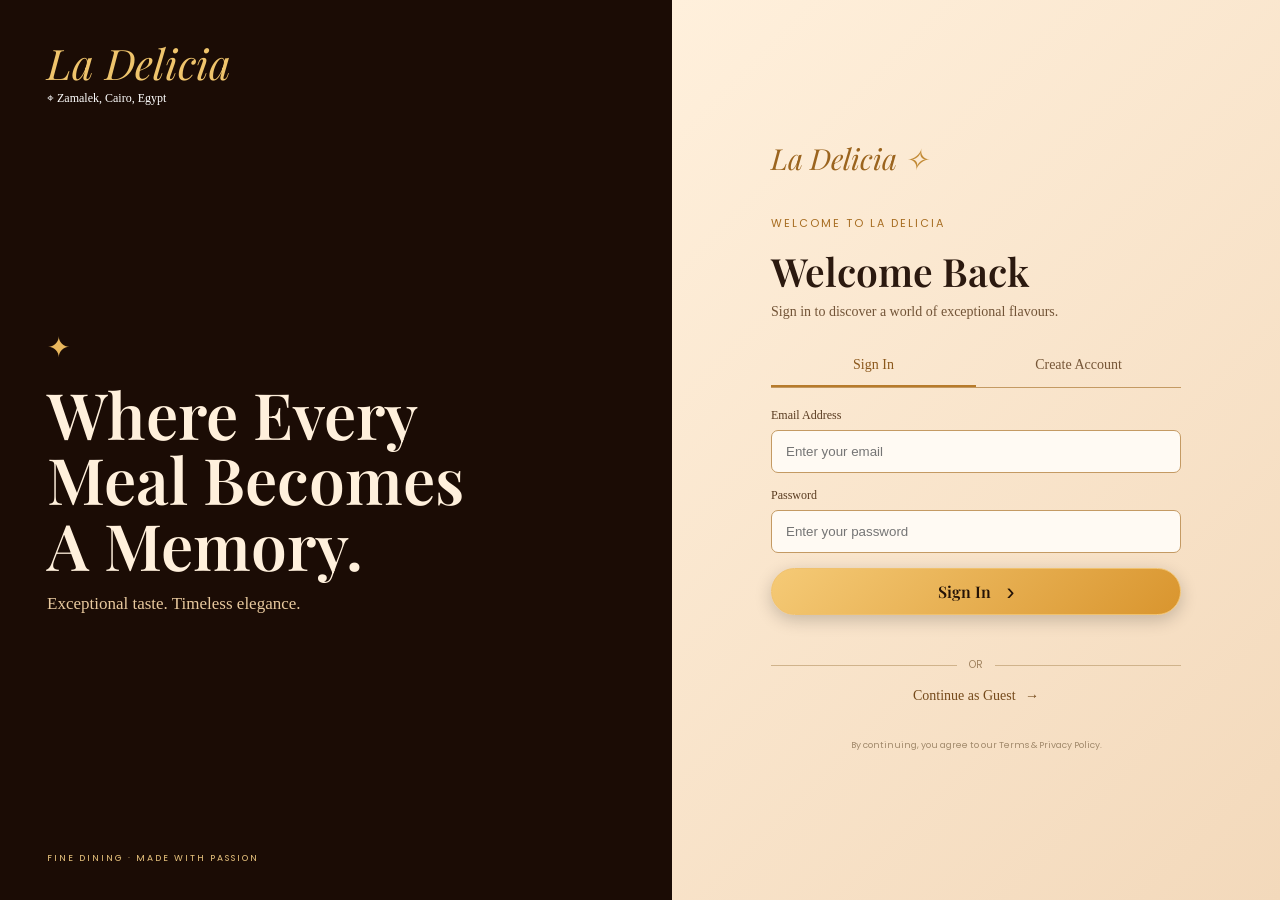
<file: index.html>
<!DOCTYPE html>
<html lang="en">

<head>
  <meta charset="UTF-8">
  <meta name="viewport" content="width=device-width, initial-scale=1.0">
  <title>Welcome | La Delicia</title>
  <link rel="preconnect" href="https://fonts.googleapis.com">
  <link rel="preconnect" href="https://fonts.gstatic.com" crossorigin>
  <link
    href="https://fonts.googleapis.com/css2?family=Playfair+Display:wght@400;500;600;700&family=Poppins:wght@300;400;500;600&display=swap"
    rel="stylesheet">
  <link rel="stylesheet" href="style.css">
</head>

<body class="login-page">
  <!-- Login Page Layout -->
  <div class="login-shell">
    <!-- Login Visual Panel -->
    <div class="login-visual">
      <div class="login-logo">La Delicia</div>
      <p class="login-location">⌖ Zamalek, Cairo, Egypt</p>
      <div class="login-quote"><span>✦</span>
        <h1>Where Every<br>Meal Becomes<br>A Memory.</h1>
        <p>Exceptional taste. Timeless elegance.</p>
      </div>
      <small class="login-bottom">FINE DINING · MADE WITH PASSION</small>
    </div>
    <!-- Login Form Panel -->
    <div class="login-panel">
      <div class="login-panel-inner">
        <div class="login-mini-logo">La Delicia <span>✧</span></div>
        <p class="eyebrow">WELCOME TO LA DELICIA</p>
        <h2 id="authTitle">Welcome Back</h2>
        <p class="login-desc" id="authDesc">Sign in to discover a world of exceptional flavours.</p>
        <div class="auth-tabs"><button class="active" data-auth="login">Sign In</button><button
            data-auth="signup">Create Account</button></div>
        <!-- Sign In and Sign Up Form -->
        <form id="authForm">
          <label class="auth-name hidden-field">Full Name<input name="name" placeholder="Enter your name"></label>
          <label>Email Address<input type="email" name="email" placeholder="Enter your email" required></label>
          <label>Password<input type="password" name="password" placeholder="Enter your password" minlength="4"
              required></label>
          <button class="gold-button full-button" type="submit"><span id="authButtonText">Sign
              In</span><b>›</b></button>
        </form>
        <p class="auth-feedback" id="authFeedback" aria-live="polite"></p>
        <div class="login-divider"><span>OR</span></div>
        <a href="home.html" class="guest-link">Continue as Guest <span>→</span></a>
        <p class="login-terms">By continuing, you agree to our Terms & Privacy Policy.</p>
      </div>
    </div>
  </div>
  <script src="script.js"></script>
</body>

</html>
</file>
<file: style.css>
/* GLOBAL RESET AND THEME VARIABLES */
* {
  box-sizing: border-box
}

:root {
  --dark: #211108;
  --brown: #321b0e;
  --gold: #d9a441;
  --cream: #fff0dc;
  --paper: #f8e5cc;
  --ink: #2b190f
}

/* BASE PAGE STYLES */
html {
  scroll-behavior: smooth;
  scroll-padding-top: 85px
}

body {
  margin: 0;
  background: var(--dark);
  color: #fff0dc;
  font-family: Poppins, sans-serif
}

a {
  transition: .25s
}

button {
  font-family: inherit
}

/* HEADER AND NAVIGATION */
.site-header {
  position: sticky;
  top: 0;
  z-index: 30;
  background: rgba(27, 12, 5, .97);
  border-bottom: 1px solid #d9a44155;
  backdrop-filter: blur(12px);
  box-shadow: 0 5px 22px #0003
}

.nav-wrap {
  max-width: 1280px;
  margin: auto;
  padding: 13px 28px;
  display: flex;
  align-items: center;
  justify-content: space-between;
  gap: 25px
}

.brand {
  text-decoration: none;
  color: #efc46c;
  display: flex;
  flex-direction: column;
  line-height: 1
}

.brand-name,
.footer-brand {
  font: italic 32px 'Playfair Display', serif;
  letter-spacing: -1px
}

.brand small {
  font: 11px Georgia, serif;
  color: #fff;
  margin-top: 5px
}

.nav-links {
  display: flex;
  align-items: center;
  gap: 22px
}

.nav-links>a {
  font: 14px Georgia, serif;
  color: #fff;
  text-decoration: none;
  position: relative
}

.nav-links>a:hover,
.nav-links>a.active {
  color: #edbd62
}

.nav-links>a:not(.profile-link):after {
  content: "";
  position: absolute;
  left: 0;
  bottom: -8px;
  height: 2px;
  width: 0;
  background: var(--gold);
  transition: .25s
}

.nav-links>a:hover:after,
.nav-links>a.active:after {
  width: 100%
}

.profile-link {
  border: 1px solid var(--gold);
  border-radius: 8px;
  padding: 9px 13px;
  color: #f2c66d !important
}

.cart-link span {
  display: inline-grid;
  place-items: center;
  background: #d9a441;
  color: #211108;
  width: 18px;
  height: 18px;
  border-radius: 50%;
  font: 11px Poppins, sans-serif;
  margin-left: 3px
}

.mobile-toggle {
  display: none;
  background: none;
  border: 1px solid #d9a441;
  color: #efc46c;
  border-radius: 6px;
  padding: 7px 10px;
  font-size: 20px
}

/* HOME PAGE HERO */
.hero {
  min-height: 590px;
  position: relative;
  display: flex;
  align-items: center;
  background: url('https://images.unsplash.com/photo-1559339352-11d035aa65de?auto=format&fit=crop&w=2200&q=90') center 52%/cover
}

.hero-shade {
  position: absolute;
  inset: 0;
  background: linear-gradient(90deg, #1a0b04f2 0%, #1a0b04c9 35%, #1a0b0430 78%), linear-gradient(0deg, #1b0c0470, transparent 45%)
}

.hero-inner {
  position: relative;
  max-width: 1200px;
  width: 100%;
  margin: auto;
  padding: 75px 30px
}

.eyebrow {
  font-size: 11px;
  letter-spacing: 2px;
  color: #e8b75e;
  margin: 0 0 13px;
  text-transform: uppercase
}

.hero .eyebrow {
  font: italic 17px Georgia, serif;
  letter-spacing: .5px
}

.hero h1,
.page-banner h1 {
  font: 600 clamp(44px, 6vw, 68px)/.99 'Playfair Display', serif;
  margin: 0;
  color: #fff1e3;
  text-shadow: 0 2px 15px #160902
}

.hero-inner>p:not(.eyebrow) {
  max-width: 390px;
  font: 16px/1.5 Georgia, serif;
  color: #f7e9d8;
  margin: 8px 0 22px
}

.gold-rule {
  width: 245px;
  color: #e8b75e;
  display: flex;
  align-items: center;
  gap: 10px;
  margin: 15px 0
}

.gold-rule:before,
.gold-rule:after {
  content: "";
  height: 1px;
  background: #d9a441;
  flex: 1
}

.gold-button {
  display: inline-flex;
  justify-content: center;
  align-items: center;
  gap: 16px;
  border: 1px solid #f0c16d;
  border-radius: 30px;
  padding: 12px 23px;
  background: linear-gradient(135deg, #f5ca76, #d9952e);
  color: #241307;
  text-decoration: none;
  font: 600 16px 'Playfair Display', serif;
  cursor: pointer;
  box-shadow: 0 5px 17px #0003;
  transition: transform .25s, filter .25s, box-shadow .25s
}

.gold-button:hover {
  transform: translateY(-3px);
  filter: brightness(1.08);
  box-shadow: 0 10px 24px #0004
}

.gold-button b {
  font: 24px Arial;
  line-height: 15px
}

.hero-seal {
  position: absolute;
  right: 8%;
  top: 55px;
  width: 105px;
  height: 105px;
  border: 1px solid var(--gold);
  outline: 1px dashed var(--gold);
  outline-offset: 5px;
  border-radius: 50%;
  display: flex;
  align-items: center;
  justify-content: center;
  flex-direction: column;
  color: #f3c66c;
  background: #21110899
}

.hero-seal b {
  font: 14px 'Playfair Display', serif
}

.hero-seal small {
  font-size: 10px;
  letter-spacing: 2px
}

/* HOME PAGE FEATURE STRIP */
.quick-features {
  position: relative;
  z-index: 2;
  max-width: 1160px;
  margin: -35px auto 0;
  padding: 17px 10px;
  background: linear-gradient(120deg, #211108, #482713);
  border: 1px solid var(--gold);
  border-radius: 18px;
  display: grid;
  grid-template-columns: repeat(4, 1fr);
  box-shadow: 0 10px 30px #0005
}

.quick-features div {
  display: flex;
  align-items: center;
  flex-direction: column;
  text-align: center
}

.quick-features div+div {
  border-left: 1px solid #bd914c66
}

.quick-features span {
  font-size: 24px;
  color: #edbd62
}

.quick-features b {
  font: 15px 'Playfair Display', serif
}

.quick-features small {
  font: 11px Georgia, serif;
  color: #d8c0a4
}

/* HOME PAGE CONTENT SECTIONS */
.cream-section {
  background: linear-gradient(130deg, #fff1df, #f4d8b9);
  color: var(--ink)
}

.home-feature {
  display: grid;
  grid-template-columns: 1.1fr .8fr;
  gap: 35px;
  align-items: center;
  padding: 75px max(calc((100% - 1160px)/2), 30px) 60px
}

.feature-image {
  height: 340px;
  border-radius: 22px;
  overflow: hidden;
  border: 1px solid #bd914c;
  box-shadow: 0 12px 25px #4b2a1722
}

.feature-image img {
  width: 100%;
  height: 100%;
  object-fit: cover;
  transition: transform .7s
}

.feature-image:hover img {
  transform: scale(1.05)
}

.feature-copy h2,
.about-story h2,
.contact-info h2 {
  font: 600 clamp(37px, 4.4vw, 54px)/1.02 'Playfair Display', serif;
  margin: 0
}

.eyebrow.dark {
  color: #a56b20
}

.feature-copy>p:not(.eyebrow) {
  font: 15px/1.55 Georgia, serif;
  max-width: 390px;
  color: #533a25
}

/* SECTION TITLES AND DECORATIVE DETAILS */
.section-title {
  display: flex;
  align-items: center;
  justify-content: center;
  gap: 22px
}

.section-title span {
  height: 1px;
  max-width: 240px;
  flex: 1;
  background: #b98b4c
}

.section-title h2 {
  font: 600 clamp(28px, 3.5vw, 42px) 'Playfair Display', serif;
  margin: 0;
  white-space: nowrap
}

.ornament {
  text-align: center;
  color: #b98b4c;
  margin: 5px 0 25px
}

.home-menu {
  padding: 10px 30px 65px;
  text-align: center
}

/* POPULAR DISH CARDS */
.dish-grid {
  max-width: 1160px;
  margin: 0 auto 27px;
  display: grid;
  grid-template-columns: repeat(4, 1fr);
  gap: 18px;
  text-align: left
}

.dish-card {
  background: #321b0e;
  color: #fff0dc;
  border: 1px solid #c18d42;
  border-radius: 15px;
  overflow: hidden;
  box-shadow: 0 7px 18px #4527152a;
  transition: .3s
}

.dish-card:hover {
  transform: translateY(-7px);
  box-shadow: 0 14px 25px #45271545
}

.dish-card img {
  width: 100%;
  height: 160px;
  object-fit: cover;
  display: block
}

.dish-card div {
  padding: 12px
}

.dish-card h3 {
  font: 17px 'Playfair Display', serif;
  margin: 0 0 5px
}

.dish-card p {
  font: 12px/1.4 Georgia, serif;
  min-height: 33px;
  margin: 0 0 8px;
  color: #f2dfc8
}

.dish-card b {
  color: #edbd62;
  font: 17px 'Playfair Display', serif
}

.text-link {
  display: inline-block;
  color: #784b18;
  font: 600 14px Georgia, serif;
  text-decoration: none;
  border-bottom: 1px solid #b98b4c;
  padding-bottom: 5px
}

.text-link:hover {
  color: #b47721
}

/* HOME PAGE RESERVATION BANNER */
.home-reserve {
  text-align: center;
  padding: 65px 20px;
  background: linear-gradient(#211108dc, #211108ed), url('https://images.unsplash.com/photo-1414235077428-338989a2e8c0?auto=format&fit=crop&w=1500&q=85') center/cover
}

.home-reserve h2 {
  font: 42px 'Playfair Display', serif;
  margin: 0 0 10px
}

.home-reserve>p:not(.eyebrow) {
  font: 15px Georgia, serif;
  color: #e9d5bd;
  margin: 0 auto 22px
}

/* SHARED FOOTER AND FLOATING CONTACT BUTTON */
.footer {
  text-align: center;
  background: #160a04;
  padding: 30px 20px 22px;
  color: #cdb99f
}

.footer-brand {
  color: #e8b95e;
  text-decoration: none
}

.footer p {
  font: 13px Georgia, serif;
  color: #e6c79b;
  margin: 4px 0 16px
}

.footer-links {
  display: flex;
  justify-content: center;
  gap: 22px;
  flex-wrap: wrap;
  margin: 15px 0
}

.footer-links a {
  font: 12px Georgia, serif;
  color: #e8d4b7;
  text-decoration: none
}

.footer-links a:hover {
  color: #e8b95e
}

.footer small {
  font-size: 10px;
  color: #927b62
}

.floating-whatsapp {
  position: fixed;
  right: 20px;
  bottom: 20px;
  z-index: 20;
  width: 47px;
  height: 47px;
  border: 1px solid #f2c66d;
  border-radius: 50%;
  display: grid;
  place-items: center;
  background: linear-gradient(135deg, #f5ca76, #d9952e);
  color: #241307;
  text-decoration: none;
  font-size: 24px;
  box-shadow: 0 7px 20px #0005
}

/* INNER PAGE BANNERS */
.page-banner {
  min-height: 270px;
  display: flex;
  align-items: center;
  justify-content: center;
  text-align: center;
  padding: 45px 20px;
  background-position: center;
  background-size: cover;
  position: relative
}

.page-banner:before {
  content: "";
  position: absolute;
  inset: 0;
  background: #1a0b04b8
}

.page-banner>div {
  position: relative
}

.page-banner h1 {
  font-size: clamp(42px, 6vw, 62px)
}

.page-banner p:not(.eyebrow) {
  font: 15px Georgia, serif;
  color: #f2dfc8
}

.menu-banner {
  background-image: url('https://images.unsplash.com/photo-1498833875557-2f6e8f0c5c0a?auto=format&fit=crop&w=1800&q=85')
}

.reserve-banner {
  background-image: url('https://images.unsplash.com/photo-1517248135467-4c7edcad34c4?auto=format&fit=crop&w=1800&q=85')
}

.about-banner {
  background-image: url('https://images.unsplash.com/photo-1414235077428-338989a2e8c0?auto=format&fit=crop&w=1800&q=85')
}

.gallery-banner {
  background-image: url('https://images.unsplash.com/photo-1559339352-11d035aa65de?auto=format&fit=crop&w=1800&q=85')
}

.contact-banner {
  background-image: url('https://images.unsplash.com/photo-1517248135467-4c7edcad34c4?auto=format&fit=crop&w=1800&q=85')
}

.cart-banner {
  background-image: url('https://images.unsplash.com/photo-1498833875557-2f6e8f0c5c0a?auto=format&fit=crop&w=1800&q=85')
}

.profile-banner {
  background-image: url('https://images.unsplash.com/photo-1414235077428-338989a2e8c0?auto=format&fit=crop&w=1800&q=85')
}

/* MENU PAGE AND PRODUCT CARDS */
.menu-page-section {
  padding: 45px max(calc((100% - 1200px)/2), 25px) 65px
}

.menu-toolbar {
  display: flex;
  align-items: center;
  justify-content: space-between;
  gap: 18px;
  margin: 0 0 25px
}

.menu-filters {
  display: flex;
  gap: 8px;
  flex-wrap: wrap
}

.filter-btn {
  background: #321b0e;
  color: #f8e6d0;
  border: 1px solid #a97938;
  border-radius: 25px;
  padding: 8px 15px;
  font: 13px Georgia, serif;
  cursor: pointer;
  transition: .2s
}

.filter-btn:hover,
.filter-btn.active {
  background: linear-gradient(135deg, #f1c36e, #c8892f);
  color: #241207;
  transform: translateY(-2px)
}

.menu-search {
  max-width: 220px;
  width: 100%;
  padding: 10px 13px;
  border: 1px solid #b98b4c;
  border-radius: 25px;
  background: #fff8ed;
  color: #2b190f;
  outline: none
}

.products-grid {
  display: grid;
  grid-template-columns: repeat(4, 1fr);
  gap: 20px
}

.menu-product {
  background: #321b0e;
  color: #fff0dc;
  border: 1px solid #bd914c;
  border-radius: 16px;
  overflow: hidden;
  box-shadow: 0 6px 17px #45271524;
  transition: .3s
}

.menu-product:hover {
  transform: translateY(-6px);
  box-shadow: 0 13px 25px #45271540
}

.menu-product.hidden {
  display: none
}

.product-photo {
  aspect-ratio: 4/3;
  width: 100%;
  height: auto;
  position: relative;
  overflow: hidden;
  display: flex;
  align-items: center;
  justify-content: center;
  background: #321b0e
}

.product-photo img {
  display: block;
  width: 100%;
  height: 100%;
  object-fit: cover;
  object-position: center;
  padding: 0;
  box-sizing: border-box;
  transition: transform .6s
}

.menu-product:hover img {
  transform: scale(1.08)
}

.heart-btn {
  position: absolute;
  right: 10px;
  top: 10px;
  width: 31px;
  height: 31px;
  border: 1px solid #e8bd68;
  border-radius: 50%;
  background: #241208bb;
  color: #ffdda0;
  font-size: 20px;
  cursor: pointer
}

.heart-btn.liked {
  background: #e2a744;
  color: #241307
}

.product-info {
  padding: 13px
}

.product-info h3 {
  font: 17px 'Playfair Display', serif;
  margin: 0 0 6px
}

.product-info p {
  font: 12px/1.4 Georgia, serif;
  color: #ead8c1;
  min-height: 34px;
  margin: 0
}

.product-bottom {
  display: flex;
  align-items: center;
  justify-content: space-between;
  margin-top: 13px
}

.product-bottom>b {
  font: 18px 'Playfair Display', serif;
  color: #efc16c
}

.add-cart {
  border: 1px solid #dba74f;
  border-radius: 20px;
  background: transparent;
  color: #f3c66d;
  padding: 7px 12px;
  font-size: 11px;
  cursor: pointer;
  transition: .2s
}

.add-cart:hover {
  background: #dba74f;
  color: #241307
}

.menu-note {
  text-align: center;
  font: 12px Georgia, serif;
  color: #765637;
  margin-top: 25px
}

.reservation-page,
.contact-page,
/* PROFILE AND RESERVATION PAGE LAYOUTS */
.profile-page {
  padding: 55px max(calc((100% - 1120px)/2), 25px);
  display: grid;
  grid-template-columns: 1fr 1fr;
  gap: 35px;
  align-items: center
}

.reservation-photo-card {
  height: 590px;
  position: relative;
  border-radius: 18px;
  overflow: hidden;
  box-shadow: 0 12px 25px #45271535
}

.reservation-photo-card img {
  width: 100%;
  height: 100%;
  object-fit: cover
}

.reservation-photo-card:after {
  content: "";
  position: absolute;
  inset: 40% 0 0;
  background: linear-gradient(transparent, #211108c9)
}

.reservation-photo-card>div {
  position: absolute;
  z-index: 1;
  left: 30px;
  bottom: 30px;
  color: #fff0dc
}

.reservation-photo-card span {
  color: #e9b75d;
  font-size: 23px
}

.reservation-photo-card h2 {
  font: 40px/1.05 'Playfair Display', serif;
  margin: 7px 0
}

.reservation-form-card,
.contact-form-card {
  background: #321b0e;
  color: #fff0dc;
  border: 1px solid #c39248;
  border-radius: 18px;
  padding: 30px;
  box-shadow: 0 12px 25px #45271530
}

.reservation-form-card h2,
.contact-form-card h2 {
  font: 34px 'Playfair Display', serif;
  margin: 0 0 8px
}

.reservation-form-card>p:not(.eyebrow) {
  font: 13px Georgia, serif;
  color: #e5d0b6;
  margin: 0 0 20px
}

.styled-form {
  display: grid;
  gap: 14px
}

.styled-form label {
  display: grid;
  gap: 6px;
  font: 12px Georgia, serif;
  color: #f1d7ad
}

.styled-form input,
.styled-form select,
.styled-form textarea {
  width: 100%;
  padding: 11px 12px;
  border: 1px solid #ad8043;
  border-radius: 7px;
  background: #fff0dc;
  color: #2b190f;
  font: 12px Poppins, sans-serif;
  outline: none
}

.styled-form input:focus,
.styled-form select:focus,
.styled-form textarea:focus {
  box-shadow: 0 0 0 3px #d9a44135
}

.styled-form textarea {
  resize: vertical
}

.two-fields {
  display: grid;
  grid-template-columns: 1fr 1fr;
  gap: 12px
}

.full-button {
  width: 100%
}

.form-feedback {
  color: #f2c66d;
  font-size: 11px;
  min-height: 14px
}

/* ABOUT PAGE */
.about-page {
  padding: 65px max(calc((100% - 1120px)/2), 25px)
}

.about-story {
  display: grid;
  grid-template-columns: 1fr 1fr;
  gap: 45px;
  align-items: center
}

.about-story>div>p:not(.eyebrow) {
  font: 15px/1.65 Georgia, serif;
  color: #543a25
}

.about-story>img {
  width: 100%;
  height: 410px;
  object-fit: cover;
  border-radius: 20px;
  box-shadow: 0 12px 25px #45271535
}

.values-grid {
  display: grid;
  grid-template-columns: repeat(3, 1fr);
  gap: 18px;
  margin-top: 55px
}

.values-grid>div {
  padding: 22px;
  background: #321b0e;
  color: #fff0dc;
  border: 1px solid #bd914c;
  border-radius: 14px
}

.values-grid span {
  color: #e8b75e;
  font: 25px 'Playfair Display', serif
}

.values-grid h3 {
  font: 19px 'Playfair Display', serif;
  margin: 9px 0
}

.values-grid p {
  font: 13px Georgia, serif;
  color: #e7d3ba;
  margin: 0
}

/* GALLERY PAGE */
.gallery-page {
  padding: 50px max(calc((100% - 1200px)/2), 25px) 70px
}

.gallery-grid {
  display: grid;
  grid-template-columns: repeat(3, 1fr);
  gap: 18px
}

.gallery-grid figure {
  margin: 0;
  position: relative;
  height: 260px;
  border-radius: 15px;
  overflow: hidden;
  border: 1px solid #bd914c;
  box-shadow: 0 8px 20px #4527152c
}

.gallery-grid img {
  width: 100%;
  height: 100%;
  object-fit: cover;
  transition: transform .6s
}

.gallery-grid figure:hover img {
  transform: scale(1.08)
}

.gallery-grid figcaption {
  position: absolute;
  bottom: 0;
  left: 0;
  right: 0;
  padding: 30px 15px 13px;
  background: linear-gradient(transparent, #211108d9);
  color: #fff0dc;
  font: 18px 'Playfair Display', serif
}

/* CONTACT PAGE */
.contact-page {
  align-items: start;
  padding-top: 65px;
  padding-bottom: 65px
}

.contact-info h2 {
  font-size: 46px
}

.contact-info>p:not(.eyebrow) {
  font: 14px/1.5 Georgia, serif;
  color: #65482e;
  max-width: 360px;
  margin-bottom: 25px
}

.contact-info>a:not(.whatsapp-button) {
  display: flex;
  align-items: center;
  gap: 14px;
  text-decoration: none;
  color: #321b0e;
  margin: 19px 0
}

.contact-info>a>span {
  width: 42px;
  height: 42px;
  display: grid;
  place-items: center;
  border-radius: 50%;
  border: 1px solid #b98b4c;
  color: #a56b20;
  font-size: 20px
}

.contact-info a div {
  display: grid;
  gap: 3px
}

.contact-info a small {
  font-size: 9px;
  letter-spacing: 1.5px;
  color: #936126
}

.contact-info a b {
  font: 15px Georgia, serif
}

.whatsapp-button {
  display: inline-block;
  margin-top: 15px;
  padding: 11px 20px;
  border: 1px solid #a56b20;
  border-radius: 25px;
  text-decoration: none;
  color: #684214;
  font: 14px Georgia, serif
}

.whatsapp-button:hover {
  background: #321b0e;
  color: #f6d99d
}

/* SHOPPING CART PAGE */
.contact-form-card {
  padding: 27px
}

.contact-form-card h2 {
  margin-bottom: 20px
}

.cart-page {
  padding: 55px max(calc((100% - 1120px)/2), 25px)
}

.cart-container {
  display: grid;
  grid-template-columns: 1.5fr .8fr;
  gap: 25px
}

.cart-items {
  display: grid;
  gap: 12px
}

.cart-row {
  display: grid;
  grid-template-columns: 90px 1fr auto;
  align-items: center;
  gap: 15px;
  padding: 12px;
  background: #321b0e;
  color: #fff0dc;
  border: 1px solid #bd914c;
  border-radius: 12px
}

.cart-row img {
  width: 90px;
  height: 75px;
  object-fit: cover;
  border-radius: 8px
}

.cart-row h3 {
  font: 17px 'Playfair Display', serif;
  margin: 0 0 5px
}

.cart-row p {
  font: 12px Georgia, serif;
  color: #e7d3ba;
  margin: 0
}

.cart-row strong {
  color: #efc16c
}

.quantity-controls {
  display: flex;
  align-items: center;
  gap: 8px;
  margin-top: 7px
}

.quantity-controls button,
.remove-item {
  border: 1px solid #bd914c;
  background: transparent;
  color: #f0c36b;
  border-radius: 5px;
  cursor: pointer;
  padding: 3px 8px
}

.remove-item {
  font-size: 11px;
  margin-top: 7px
}

.cart-summary {
  align-self: start;
  padding: 25px;
  background: #321b0e;
  color: #fff0dc;
  border: 1px solid #bd914c;
  border-radius: 14px
}

.cart-summary h2 {
  font: 29px 'Playfair Display', serif;
  margin: 0 0 20px
}

.summary-line,
.summary-total {
  display: flex;
  justify-content: space-between;
  gap: 10px;
  padding: 12px 0;
  border-bottom: 1px solid #b98b4c55;
  font: 13px Georgia, serif
}

.summary-line b {
  font-size: 12px
}

.summary-total {
  font-size: 17px;
  color: #f2c66d;
  border: 0
}

.cart-summary small {
  display: block;
  color: #d7c0a4;
  font-size: 10px;
  line-height: 1.5;
  margin-top: 12px
}

.empty-cart {
  text-align: center;
  padding: 45px 20px;
  background: #321b0e;
  color: #fff0dc;
  border: 1px solid #bd914c;
  border-radius: 14px
}

.empty-cart h2 {
  font: 26px 'Playfair Display', serif
}

.empty-cart a {
  color: #f2c66d
}

/* PROFILE PAGE DETAILS */
.profile-page {
  grid-template-columns: .8fr 1.2fr
}

.profile-card,
.profile-benefits {
  padding: 35px;
  background: #321b0e;
  color: #fff0dc;
  border: 1px solid #bd914c;
  border-radius: 17px;
  text-align: center
}

.profile-avatar {
  width: 65px;
  height: 65px;
  display: grid;
  place-items: center;
  margin: 0 auto 14px;
  border: 1px solid #e8b75e;
  border-radius: 50%;
  font-size: 30px;
  color: #e8b75e
}

.profile-card h2,
.profile-benefits h2 {
  font: 29px 'Playfair Display', serif;
  margin: 0 0 10px
}

.profile-card p:not(.eyebrow),
.profile-benefits p {
  font: 13px/1.5 Georgia, serif;
  color: #e5d0b6
}

.profile-card .gold-button {
  margin-top: 15px
}

.profile-benefits {
  text-align: left;
  padding: 45px
}

/* LOGIN PAGE */
.login-page {
  min-height: 100vh;
  background: #1b0c05
}

.login-shell {
  min-height: 100vh;
  display: grid;
  grid-template-columns: 1.05fr .95fr
}

.login-visual {
  position: relative;
  min-height: 100vh;
  padding: 35px 7%;
  display: flex;
  flex-direction: column;
  background: linear-gradient(90deg, #1b0c05e8, #1b0c0550), url('https://images.unsplash.com/photo-1559339352-11d035aa65de?auto=format&fit=crop&w=1500&q=90') center/cover
}

.login-logo {
  font: italic 42px 'Playfair Display', serif;
  color: #efc46c
}

.login-location {
  font: 12px Georgia, serif;
  color: #fff;
  margin: 0
}

.login-quote {
  margin: auto 0;
  max-width: 500px
}

.login-quote>span {
  color: #e9b75d;
  font-size: 28px
}

.login-quote h1 {
  font: 600 clamp(43px, 5vw, 67px)/1.02 'Playfair Display', serif;
  color: #fff0dc;
  margin: 12px 0
}

.login-quote p {
  font: 17px Georgia, serif;
  color: #e8c99e
}

.login-bottom {
  font-size: 9px;
  letter-spacing: 2px;
  color: #e9c47e
}

.login-panel {
  display: grid;
  place-items: center;
  background: linear-gradient(135deg, #fff0dc, #f3d9bb);
  color: #2b190f;
  padding: 35px
}

.login-panel-inner {
  width: min(100%, 410px)
}

.login-mini-logo {
  font: italic 29px 'Playfair Display', serif;
  color: #9b641e;
  margin-bottom: 38px
}

.login-mini-logo span {
  color: #c28a35
}

.login-panel .eyebrow {
  color: #a66c20
}

.login-panel h2 {
  font: 600 39px 'Playfair Display', serif;
  margin: 0
}

.login-desc {
  font: 14px Georgia, serif;
  color: #725437;
  margin: 7px 0 25px
}

.auth-tabs {
  display: grid;
  grid-template-columns: 1fr 1fr;
  border-bottom: 1px solid #c49a63;
  margin-bottom: 20px
}

.auth-tabs button {
  border: 0;
  background: none;
  padding: 12px;
  color: #765637;
  font: 14px Georgia, serif;
  cursor: pointer;
  border-bottom: 2px solid transparent
}

.auth-tabs button.active {
  color: #8b581c;
  border-color: #b77b2b
}

.login-panel form {
  display: grid;
  gap: 15px
}

.login-panel label {
  display: grid;
  gap: 7px;
  font: 12px Georgia, serif;
  color: #593b20
}

.login-panel input {
  padding: 13px 14px;
  border: 1px solid #c49a63;
  border-radius: 7px;
  background: #fffaf3;
  color: #2b190f;
  outline: none
}

.login-panel input:focus {
  box-shadow: 0 0 0 3px #d9a44135
}

.hidden-field {
  display: none !important
}

.full-button {
  width: 100%
}

.auth-feedback {
  font-size: 11px;
  min-height: 16px;
  color: #8c571c
}

.login-divider {
  display: flex;
  align-items: center;
  gap: 12px;
  color: #a18461;
  font-size: 10px;
  margin: 15px 0
}

.login-divider:before,
.login-divider:after {
  content: "";
  height: 1px;
  background: #d0b38b;
  flex: 1
}

.guest-link {
  display: block;
  text-align: center;
  color: #754a1b;
  font: 14px Georgia, serif;
  text-decoration: none
}

.guest-link span {
  margin-left: 6px
}

.login-terms {
  text-align: center;
  font-size: 9px;
  color: #a28a6c;
  margin-top: 35px
}

/* RESPONSIVE HEADER AND NAVIGATION */
@media(max-width:950px) {
  .nav-links {
    gap: 12px
  }

  .nav-links>a {
    font-size: 12px
  }

  .products-grid {
    grid-template-columns: repeat(3, 1fr)
  }

  .dish-grid {
    grid-template-columns: repeat(2, 1fr)
  }
}

@media(max-width:700px) {
  .nav-wrap {
    padding: 12px 17px
  }

  .brand-name {
    font-size: 27px
  }

  .mobile-toggle {
    display: block
  }

  .nav-links {
    display: none;
    position: absolute;
    top: 100%;
    left: 0;
    right: 0;
    background: #211108;
    flex-direction: column;
    align-items: stretch;
    padding: 12px 22px 20px;
    border-top: 1px solid #d9a44155
  }

  .nav-links.open {
    display: flex
  }

  .nav-links>a {
    padding: 11px 3px;
    font-size: 15px
  }

  .nav-links>a:after {
    display: none
  }

  .profile-link {
    text-align: center;
    margin-top: 7px
  }

  /* RESPONSIVE HOME PAGE */
  .hero {
    min-height: 590px;
    background-position: 60% center
  }

  .hero-inner {
    padding: 65px 22px
  }

  .hero h1 {
    font-size: 48px
  }

  .hero-seal {
    width: 77px;
    height: 77px;
    right: 22px;
    top: 22px
  }

  .hero-seal b {
    font-size: 10px
  }

  .quick-features {
    margin: -28px 12px 0;
    padding: 12px 4px;
    grid-template-columns: repeat(4, 1fr)
  }

  .quick-features span {
    font-size: 18px
  }

  .quick-features b {
    font-size: 10px
  }

  .quick-features small {
    font-size: 8px
  }

  .home-feature {
    grid-template-columns: 1fr;
    padding: 55px 20px 40px;
    gap: 22px
  }

  .feature-image {
    height: 240px
  }

  .feature-copy h2 {
    font-size: 41px
  }

  .home-menu {
    padding: 10px 18px 45px
  }

  .dish-grid {
    gap: 12px
  }

  .dish-card img {
    height: 125px
  }

  .dish-card h3 {
    font-size: 14px
  }

  .dish-card p {
    font-size: 11px
  }

  .home-reserve h2 {
    font-size: 32px
  }

  /* RESPONSIVE INNER PAGES AND MENU */
  .page-banner {
    min-height: 220px
  }

  .menu-page-section,
  .gallery-page,
  .about-page {
    padding: 38px 17px 45px
  }

  .menu-toolbar {
    align-items: stretch;
    flex-direction: column
  }

  .menu-search {
    max-width: none
  }

  .menu-filters {
    gap: 6px
  }

  .filter-btn {
    padding: 7px 11px;
    font-size: 11px
  }

  .products-grid {
    grid-template-columns: repeat(2, 1fr);
    gap: 12px
  }

  .product-photo {
    height: auto;
    aspect-ratio: 4/3
  }

  .product-info {
    padding: 9px
  }

  .product-info h3 {
    font-size: 14px
  }

  .product-info p {
    font-size: 10px;
    min-height: 42px
  }

  .product-bottom>b {
    font-size: 15px
  }

  .add-cart {
    font-size: 10px;
    padding: 6px 8px
  }

  .reservation-page,
  .contact-page,
  /* RESPONSIVE FORMS, ABOUT, GALLERY, AND CART */
  .profile-page {
    grid-template-columns: 1fr;
    padding: 35px 16px;
    gap: 20px
  }

  .reservation-photo-card {
    height: 240px
  }

  .reservation-photo-card h2 {
    font-size: 29px
  }

  .reservation-form-card,
  .contact-form-card {
    padding: 22px 17px
  }

  .reservation-form-card h2,
  .contact-form-card h2 {
    font-size: 29px
  }

  .two-fields {
    gap: 8px
  }

  .about-page {
    padding: 45px 18px
  }

  .about-story {
    grid-template-columns: 1fr;
    gap: 24px
  }

  .about-story>img {
    height: 260px
  }

  .about-story h2 {
    font-size: 39px
  }

  .values-grid {
    grid-template-columns: 1fr;
    margin-top: 30px;
    gap: 11px
  }

  .values-grid>div {
    padding: 17px
  }

  .gallery-grid {
    grid-template-columns: repeat(2, 1fr);
    gap: 11px
  }

  .gallery-grid figure {
    height: 180px
  }

  .gallery-grid figcaption {
    font-size: 14px;
    padding: 25px 10px 10px
  }

  .contact-info h2 {
    font-size: 39px
  }

  .cart-page {
    padding: 30px 14px
  }

  .cart-container {
    grid-template-columns: 1fr
  }

  .cart-row {
    grid-template-columns: 65px 1fr auto;
    gap: 9px;
    padding: 9px
  }

  .cart-row img {
    width: 65px;
    height: 65px
  }

  .cart-row h3 {
    font-size: 14px
  }

  .cart-row p {
    font-size: 10px
  }

  .cart-summary {
    padding: 20px
  }

  .profile-benefits {
    text-align: center;
    padding: 28px 20px
  }

  /* RESPONSIVE LOGIN PAGE AND FOOTER */
  .login-shell {
    grid-template-columns: 1fr
  }

  .login-visual {
    min-height: 270px;
    padding: 22px 25px
  }

  .login-logo {
    font-size: 32px
  }

  .login-quote {
    margin: 35px 0 20px
  }

  .login-quote h1 {
    font-size: 37px
  }

  .login-quote p {
    font-size: 13px
  }

  .login-bottom {
    font-size: 8px
  }

  .login-panel {
    padding: 35px 24px
  }

  .login-mini-logo {
    margin-bottom: 25px
  }

  .login-panel h2 {
    font-size: 34px
  }

  .login-terms {
    margin-top: 25px
  }

  .footer-links {
    gap: 12px
  }

  .footer-links a {
    font-size: 11px
  }
}

/* SMALL-SCREEN ADJUSTMENTS */
@media(max-width:390px) {
  .products-grid {
    gap: 8px
  }

  .product-photo {
    height: 100px
  }

  .product-info h3 {
    font-size: 12px
  }

  .product-info p {
    font-size: 9px
  }

  .add-cart {
    font-size: 9px
  }

  .two-fields {
    grid-template-columns: 1fr
  }

  .quick-features b {
    font-size: 9px
  }
}

/* ACCESSIBILITY: REDUCED MOTION */
@media(prefers-reduced-motion:reduce) {

  *,
  *::before,
  *::after {
    scroll-behavior: auto !important;
    transition: none !important
  }
}


/* Spacing refinement */
/* FINAL SECTION SPACING AND TYPOGRAPHY ADJUSTMENTS */
.section-title {
  gap: clamp(12px, 2vw, 24px);
  padding: 0 8px
}

.section-title h2 {
  line-height: 1.15;
  text-align: center
}

.ornament {
  margin: 10px 0 30px;
  line-height: 1
}

.home-feature {
  gap: clamp(24px, 4vw, 48px);
  padding-top: 68px;
  padding-bottom: 54px
}

.feature-copy {
  padding: 8px 0
}

.feature-copy h2 {
  margin-bottom: 15px
}

.feature-copy>p:not(.eyebrow) {
  margin: 14px 0 20px;
  line-height: 1.7
}

.home-menu {
  padding: 34px 30px 72px
}

.dish-grid {
  gap: 22px;
  margin-bottom: 32px
}

.dish-card div {
  padding: 15px 14px 16px
}

.dish-card h3 {
  line-height: 1.25;
  margin-bottom: 8px
}

.dish-card p {
  line-height: 1.55;
  min-height: 38px;
  margin-bottom: 12px
}

/* MENU AND GALLERY RESPONSIVE REFINEMENTS */
.menu-page-section {
  padding-top: 54px;
  padding-bottom: 76px
}

.menu-toolbar {
  margin: 26px 0 30px;
  gap: 22px
}

.menu-filters {
  gap: 10px
}

.products-grid {
  gap: 24px
}

.product-photo {
  height: 180px
}

.product-info {
  padding: 16px;
  display: flex;
  flex-direction: column;
  justify-content: space-between;
  min-height: 142px
}

.product-info h3 {
  line-height: 1.25;
  margin-bottom: 8px
}

.product-info p {
  line-height: 1.55;
  min-height: 38px
}

.product-bottom {
  margin-top: 17px;
  gap: 10px
}

.menu-note {
  margin-top: 34px;
  line-height: 1.6
}

.gallery-page {
  padding-top: 58px;
  padding-bottom: 78px
}

.gallery-grid {
  gap: 22px
}

.gallery-grid figure {
  height: 275px
}

.page-banner {
  padding-top: 55px;
  padding-bottom: 55px
}

.page-banner h1 {
  line-height: 1.1;
  margin: 5px 0 12px
}

.page-banner p:not(.eyebrow) {
  line-height: 1.6;
  margin: 0
}

.footer {
  padding-top: 38px;
  padding-bottom: 27px
}

.footer-links {
  gap: 25px;
  margin: 20px 0
}

.reservation-page,
.contact-page,
.profile-page {
  gap: 42px;
  padding-top: 62px;
  padding-bottom: 68px
}

.styled-form {
  gap: 17px
}

.styled-form label {
  gap: 8px
}

/* TABLET AND MOBILE PAGE LAYOUTS */
@media(max-width:950px) {
  .products-grid {
    gap: 18px
  }

  .product-photo {
    height: 155px
  }

  .product-info {
    min-height: 145px
  }

  .gallery-grid {
    gap: 16px
  }
}

@media(max-width:700px) {
  .home-feature {
    padding: 48px 20px 38px;
    gap: 22px
  }

  .home-menu {
    padding: 28px 16px 52px
  }

  .section-title {
    gap: 10px
  }

  .section-title h2 {
    font-size: clamp(23px, 6vw, 31px);
    white-space: normal
  }

  .section-title span {
    max-width: 48px
  }

  .ornament {
    margin: 8px 0 23px
  }

  .dish-grid {
    gap: 13px;
    margin-bottom: 25px
  }

  .dish-card div {
    padding: 11px 10px 13px
  }

  .menu-page-section {
    padding: 38px 16px 52px
  }

  .menu-toolbar {
    gap: 14px;
    margin: 20px 0 23px
  }

  .products-grid {
    gap: 13px
  }

  .product-photo {
    height: 132px
  }

  .product-info {
    padding: 11px;
    min-height: 139px
  }

  .product-info p {
    min-height: 42px
  }

  .product-bottom {
    margin-top: 12px;
    gap: 6px
  }

  .gallery-page {
    padding: 40px 16px 55px
  }

  .gallery-grid {
    gap: 12px
  }

  .gallery-grid figure {
    height: 175px
  }

  .page-banner {
    min-height: 210px;
    padding: 38px 18px
  }

  .reservation-page,
  .contact-page,
  .profile-page {
    gap: 22px;
    padding: 34px 16px 48px
  }

  .footer {
    padding: 30px 16px 22px
  }

  .footer-links {
    gap: 14px;
    margin: 16px 0
  }
}

/* VERY SMALL SCREEN PRODUCT GRID */
@media(max-width:390px) {
  .products-grid {
    gap: 9px
  }

  .product-info {
    padding: 9px;
    min-height: 145px
  }

  .product-bottom {
    align-items: flex-start;
    flex-direction: column
  }

  .add-cart {
    width: 100%
  }

  .dish-grid {
    gap: 9px
  }
}


/* Elegant interaction effects */
/* PAGE ANIMATION */
body {
  animation: pageFade .65s ease both
}

@keyframes pageFade {
  from {
    opacity: 0
  }

  to {
    opacity: 1
  }
}

.menu-product,
.dish-card,
.gallery-grid figure,
.values-grid>div,
.quick-features>div,
.feature-image,
.about-story>img,
.reservation-photo-card,
/* INTERACTION AND HOVER EFFECTS */
.contact-info {
  transition: transform .4s ease, box-shadow .4s ease, filter .4s ease
}

.menu-product:hover,
.dish-card:hover,
.gallery-grid figure:hover,
.values-grid>div:hover {
  transform: translateY(-7px);
  box-shadow: 0 16px 32px #1b0c0533
}

.product-photo img,
.dish-card img,
.gallery-grid img,
.feature-image img,
.about-story>img {
  transition: transform .7s cubic-bezier(.2, .7, .2, 1), filter .5s ease
}

.menu-product:hover .product-photo img,
.dish-card:hover img,
.gallery-grid figure:hover img {
  transform: scale(1.07);
  filter: saturate(1.08)
}

.gold-button,
.add-cart,
.filter-btn,
.heart-btn,
.mobile-toggle {
  transition: transform .25s ease, box-shadow .25s ease, background .25s ease, color .25s ease
}

.add-cart:hover,
.filter-btn:hover,
.heart-btn:hover {
  transform: translateY(-2px)
}

.gold-button {
  position: relative;
  overflow: hidden
}

.gold-button:after {
  content: "";
  position: absolute;
  top: -60%;
  left: -80%;
  width: 45%;
  height: 220%;
  background: #ffffff55;
  transform: rotate(25deg);
  transition: left .55s ease
}

.gold-button:hover:after {
  left: 140%
}

.nav-links>a {
  transition: color .25s ease, transform .25s ease
}

.nav-links>a:hover {
  transform: translateY(-2px)
}

.floating-whatsapp {
  transition: transform .3s ease, box-shadow .3s ease
}

.floating-whatsapp:hover {
  transform: translateY(-5px) scale(1.06);
  box-shadow: 0 10px 25px #0005
}

/* SCROLL REVEAL ANIMATION */
.reveal-on-scroll {
  opacity: 0;
  transform: translateY(24px);
  transition: opacity .7s ease, transform .7s cubic-bezier(.2, .7, .2, 1)
}

.reveal-on-scroll.is-visible {
  opacity: 1;
  transform: translateY(0)
}

/* ACCESSIBILITY: REDUCED MOTION OVERRIDE */
@media(prefers-reduced-motion:reduce) {
  body {
    animation: none
  }

  .reveal-on-scroll {
    opacity: 1;
    transform: none;
    transition: none
  }

  .menu-product,
  .dish-card,
  .gallery-grid figure,
  .values-grid>div,
  .product-photo img,
  .dish-card img,
  .gallery-grid img,
  /* BUTTON AND NAVIGATION POLISH */
  .gold-button:after {
    transition: none
  }
}


/* Hero action buttons spacing */
.hero-actions {
  display: flex;
  align-items: center;
  gap: 18px;
  flex-wrap: wrap;
  margin-top: 27px
}

.hero-actions .gold-button {
  margin: 0;
  min-width: 172px
}

/* ABOUT PAGE VISIT BUTTON */
.visit-button {
  display: inline-flex;
  align-items: center;
  justify-content: center;
  gap: 12px;
  min-width: 132px;
  padding: 12px 22px;
  border: 1px solid #e6b65f;
  border-radius: 30px;
  color: #f7dfb8;
  text-decoration: none;
  font: 600 15px 'Playfair Display', serif;
  background: #2111088c;
  transition: background .25s, transform .25s, color .25s
}

.visit-button:hover {
  background: #d9a441;
  color: #241307;
  transform: translateY(-3px)
}

.visit-button b {
  font: 20px Arial
}

@media(max-width:700px) {
  .hero-actions {
    gap: 12px;
    margin-top: 24px
  }

  .hero-actions .gold-button,
  .visit-button {
    min-width: 0;
    padding: 11px 17px;
    font-size: 14px
  }
}

/* About page Visit Us button spacing */
.about-story .gold-button {
  display: flex;
  width: max-content;
  align-items: center;
  gap: 16px;
  margin-top: 24px;
  padding: 13px 27px
}

.about-story .gold-button b {
  margin-left: 2px
}

/* Final menu image consistency */
/* MENU IMAGE SIZE AND DISPLAY */
.menu-page-section .product-photo {
  width: 100%;
  height: auto;
  aspect-ratio: 4/3;
  overflow: hidden;
  background: #321b0e;
}

.menu-page-section .product-photo img {
  display: block;
  width: 100%;
  height: 100%;
  object-fit: cover;
  object-position: center;
}

@media(max-width:950px) {
  .menu-page-section .product-photo {
    height: auto;
    aspect-ratio: 4/3;
  }
}

@media(max-width:700px) {
  .menu-page-section .product-photo {
    height: auto;
    aspect-ratio: 4/3;
  }
}

@media(max-width:390px) {
  .menu-page-section .product-photo {
    height: auto;
    aspect-ratio: 4/3;
  }
}
</file>
